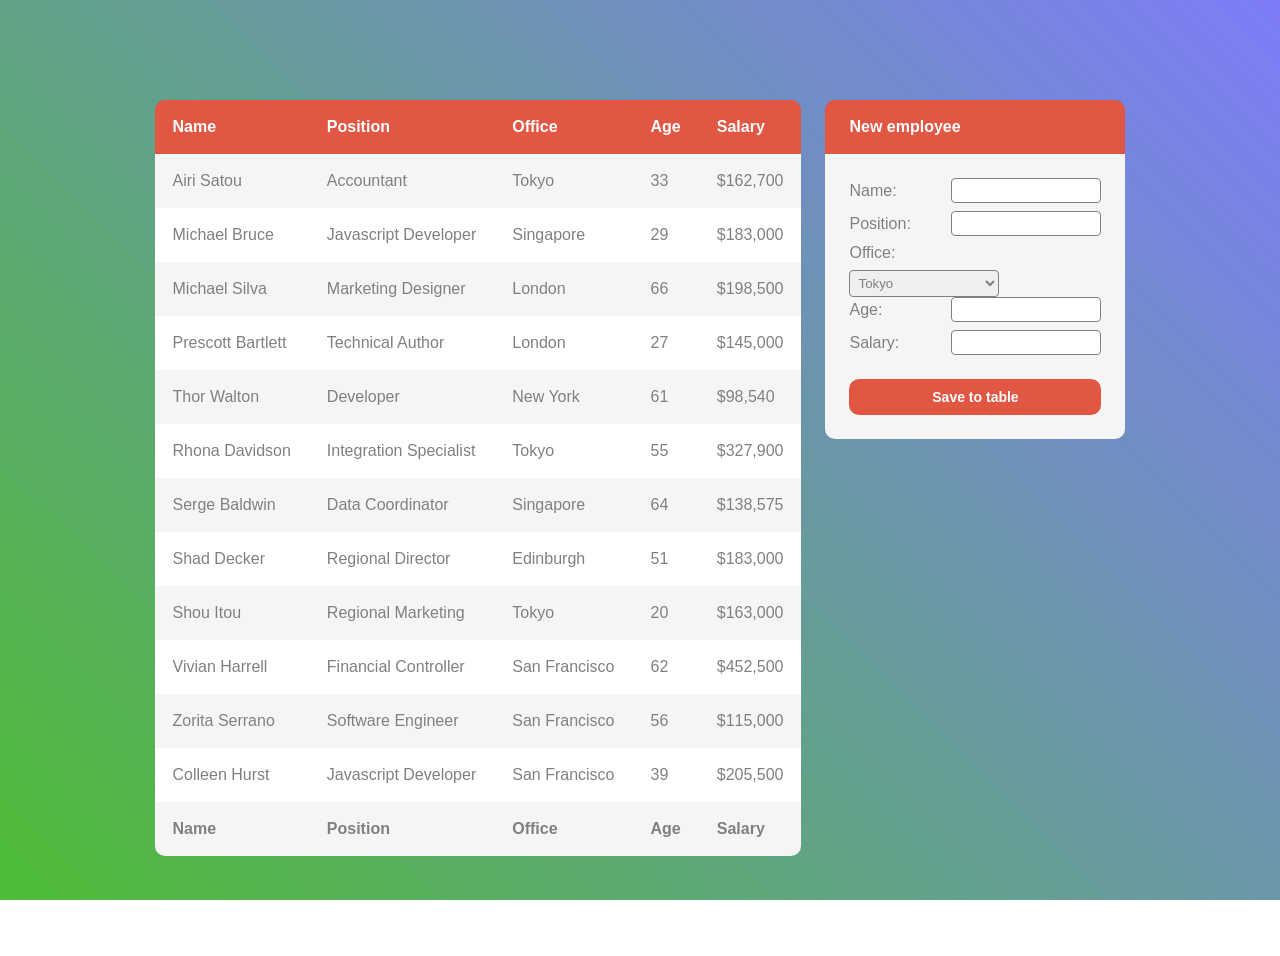
<file: index.html>
<!doctype html><html lang="en"><head><meta charset="utf-8"><meta name="viewport" content="width=device-width, initial-scale=1.0"><title>Employees</title><link rel="stylesheet" href="index.a8ee5b11.css"></head><body> <table> <thead> <tr> <th>Name</th> <th>Position</th> <th>Office</th> <th>Age</th> <th>Salary</th> </tr> </thead> <tbody> <tr> <td>Airi Satou</td> <td>Accountant</td> <td>Tokyo</td> <td>33</td> <td>$162,700</td> </tr> <tr> <td>Michael Bruce</td> <td>Javascript Developer</td> <td>Singapore</td> <td>29</td> <td>$183,000</td> </tr> <tr> <td>Michael Silva</td> <td>Marketing Designer</td> <td>London</td> <td>66</td> <td>$198,500</td> </tr> <tr> <td>Prescott Bartlett</td> <td>Technical Author</td> <td>London</td> <td>27</td> <td>$145,000</td> </tr> <tr> <td>Thor Walton</td> <td>Developer</td> <td>New York</td> <td>61</td> <td>$98,540</td> </tr> <tr> <td>Rhona Davidson</td> <td>Integration Specialist</td> <td>Tokyo</td> <td>55</td> <td>$327,900</td> </tr> <tr> <td>Serge Baldwin</td> <td>Data Coordinator</td> <td>Singapore</td> <td>64</td> <td>$138,575</td> </tr> <tr> <td>Shad Decker</td> <td>Regional Director</td> <td>Edinburgh</td> <td>51</td> <td>$183,000</td> </tr> <tr> <td>Shou Itou</td> <td>Regional Marketing</td> <td>Tokyo</td> <td>20</td> <td>$163,000</td> </tr> <tr> <td>Vivian Harrell</td> <td>Financial Controller</td> <td>San Francisco</td> <td>62</td> <td>$452,500</td> </tr> <tr> <td>Zorita Serrano</td> <td>Software Engineer</td> <td>San Francisco</td> <td>56</td> <td>$115,000</td> </tr> <tr> <td>Colleen Hurst</td> <td>Javascript Developer</td> <td>San Francisco</td> <td>39</td> <td>$205,500</td> </tr> </tbody> <tfoot> <tr> <th>Name</th> <th>Position</th> <th>Office</th> <th>Age</th> <th>Salary</th> </tr> </tfoot> </table> <form class="new-employee-form"> <label> Name: <input type="text" name="name" data-qa="name"> </label> <label> Position: <input type="text" name="position" data-qa="position"> </label> <label>Office:</label> <select name="office" data-qa="office"> <option value="Tokyo">Tokyo</option> <option value="Singapore">Singapore</option> <option value="London">London</option> <option value="New York">New York</option> <option value="Edinburgh">Edinburgh</option> <option value="San Francisco">San Francisco</option> </select> <label> Age: <input type="number" name="age" data-qa="age"> </label> <label> Salary: <input type="text" name="salary" data-qa="salary"> </label> <button type="submit" data-qa="add-button"> Save to table </button> </form> <div class="notification" data-qa="notification"></div> <script src="index.056db81d.js"></script> </body></html>
</file>
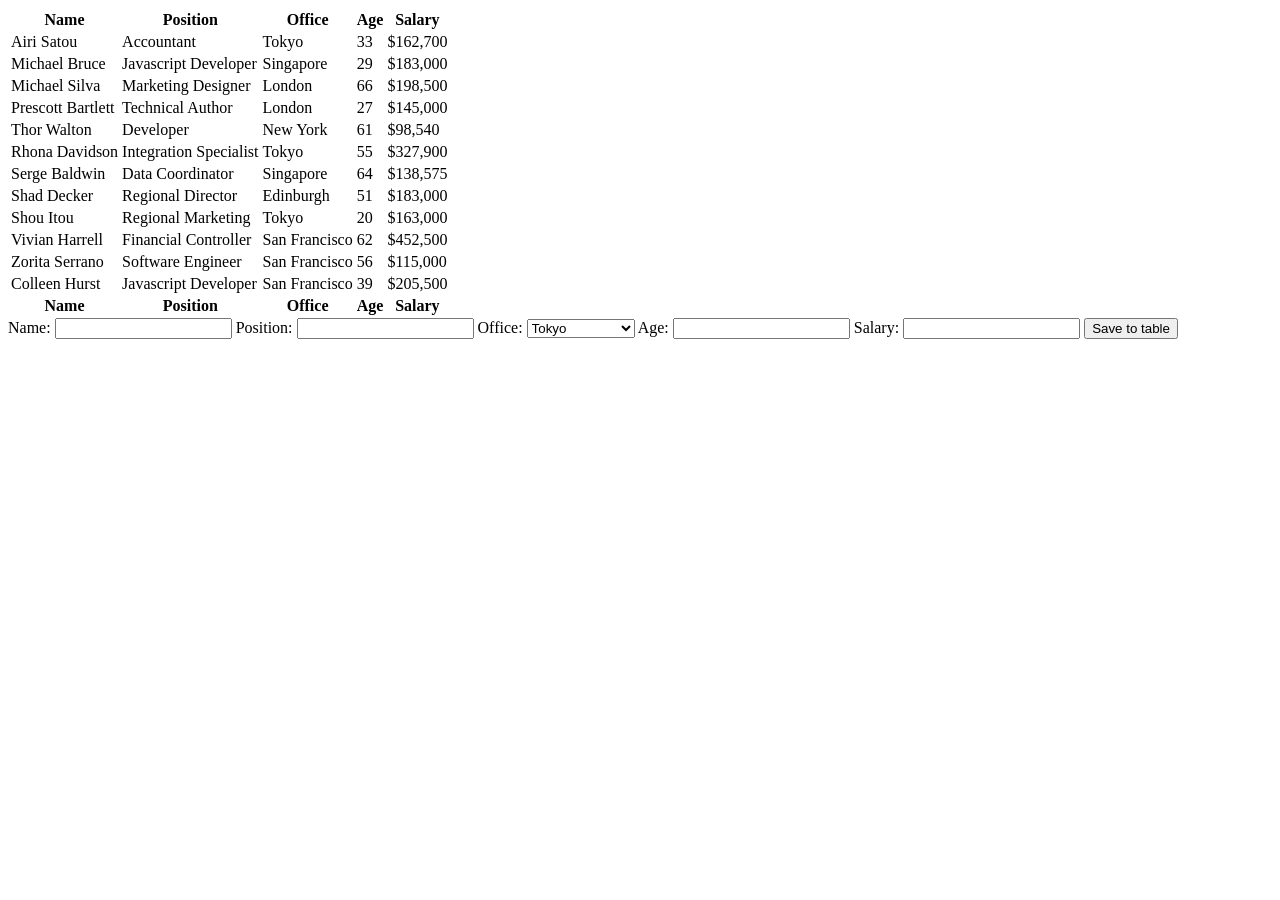
<file: src/index.html>
<!doctype html>
<html lang="en">
  <head>
    <meta charset="UTF-8" />
    <meta
      name="viewport"
      content="width=device-width, initial-scale=1.0"
    />
    <title>Employees</title>
    <link
      rel="stylesheet"
      href="./styles/main.scss"
    />
  </head>
  <body>
    <table>
      <thead>
        <tr>
          <th>Name</th>
          <th>Position</th>
          <th>Office</th>
          <th>Age</th>
          <th>Salary</th>
        </tr>
      </thead>
      <tbody>
        <tr>
          <td>Airi Satou</td>
          <td>Accountant</td>
          <td>Tokyo</td>
          <td>33</td>
          <td>$162,700</td>
        </tr>
        <tr>
          <td>Michael Bruce</td>
          <td>Javascript Developer</td>
          <td>Singapore</td>
          <td>29</td>
          <td>$183,000</td>
        </tr>
        <tr>
          <td>Michael Silva</td>
          <td>Marketing Designer</td>
          <td>London</td>
          <td>66</td>
          <td>$198,500</td>
        </tr>
        <tr>
          <td>Prescott Bartlett</td>
          <td>Technical Author</td>
          <td>London</td>
          <td>27</td>
          <td>$145,000</td>
        </tr>
        <tr>
          <td>Thor Walton</td>
          <td>Developer</td>
          <td>New York</td>
          <td>61</td>
          <td>$98,540</td>
        </tr>
        <tr>
          <td>Rhona Davidson</td>
          <td>Integration Specialist</td>
          <td>Tokyo</td>
          <td>55</td>
          <td>$327,900</td>
        </tr>
        <tr>
          <td>Serge Baldwin</td>
          <td>Data Coordinator</td>
          <td>Singapore</td>
          <td>64</td>
          <td>$138,575</td>
        </tr>
        <tr>
          <td>Shad Decker</td>
          <td>Regional Director</td>
          <td>Edinburgh</td>
          <td>51</td>
          <td>$183,000</td>
        </tr>
        <tr>
          <td>Shou Itou</td>
          <td>Regional Marketing</td>
          <td>Tokyo</td>
          <td>20</td>
          <td>$163,000</td>
        </tr>
        <tr>
          <td>Vivian Harrell</td>
          <td>Financial Controller</td>
          <td>San Francisco</td>
          <td>62</td>
          <td>$452,500</td>
        </tr>
        <tr>
          <td>Zorita Serrano</td>
          <td>Software Engineer</td>
          <td>San Francisco</td>
          <td>56</td>
          <td>$115,000</td>
        </tr>
        <tr>
          <td>Colleen Hurst</td>
          <td>Javascript Developer</td>
          <td>San Francisco</td>
          <td>39</td>
          <td>$205,500</td>
        </tr>
      </tbody>
      <tfoot>
        <tr>
          <th>Name</th>
          <th>Position</th>
          <th>Office</th>
          <th>Age</th>
          <th>Salary</th>
        </tr>
      </tfoot>
    </table>
    <form class="new-employee-form">
      <label>
        Name:
        <input
          type="text"
          name="name"
          data-qa="name"
        />
      </label>
      <label>
        Position:
        <input
          type="text"
          name="position"
          data-qa="position"
        />
      </label>
      <label>Office:
        <select
        name="office"
        data-qa="office"
      >
          <option value="Tokyo">Tokyo</option>
          <option value="Singapore">Singapore</option>
          <option value="London">London</option>
          <option value="New York">New York</option>
          <option value="Edinburgh">Edinburgh</option>
          <option value="San Francisco">San Francisco</option>
        </select>
      </label>
      <label>
        Age:
        <input
          type="number"
          name="age"
          data-qa="age"
        />
      </label>
      <label>
        Salary:
        <input
          type="number"
          name="salary"
          data-qa="salary"
        />
      </label>
      <button
        type="submit"
        data-qa="add-button"
      >
        Save to table
      </button>
    </form>
    <div
      class="notification"
      data-qa="notification"
    ></div>
    <script src="scripts/main.js"></script>
  </body>
</html>
</file>
<file: index.a8ee5b11.css>
body{box-sizing:border-box;background-image:linear-gradient(45deg,#4ebd36,#7e7cf9);background-attachment:fixed;-ms-flex-pack:center;justify-content:center;-ms-flex-align:center;align-items:center;min-height:100vh;margin:0;padding:100px;font-family:Roboto,sans-serif;display:-ms-flexbox;display:flex}table{border-collapse:collapse;min-width:600px;max-width:1000px}tr{color:gray;background:#fff}tr:nth-child(odd){background:#f5f5f5}thead tr:first-child{color:#fff;background:#e25644}tfoot tr:first-child{background:#f5f5f5}td,th{text-align:left;padding:18px}thead th:hover{color:#fff400;cursor:pointer}thead tr th:first-child{border-top-left-radius:10px}thead tr th:last-child{border-top-right-radius:10px}tfoot tr th:first-child{border-bottom-left-radius:10px}tfoot tr th:last-child{border-bottom-right-radius:10px}tbody tr:hover{color:#585858;cursor:pointer;background:#f5f5f5}tr.active,tr.active:hover{color:#585858;background:#cbcbcb}.new-employee-form{color:gray;box-sizing:border-box;background:#f5f5f5;border-top:54px solid #e25644;border-radius:10px;-ms-flex-direction:column;flex-direction:column;-ms-flex-item-align:start;align-self:flex-start;width:300px;margin-left:24px;padding:24px;display:-ms-flexbox;display:flex;position:relative}.new-employee-form:before{content:"New employee";color:#fff;font-size:16px;font-weight:700;position:absolute;top:-36px}.new-employee-form input,.new-employee-form select{box-sizing:border-box;color:gray;border:1px solid gray;border-radius:4px;outline-color:gray;width:150px;padding:4px}.new-employee-form label{-ms-flex-pack:justify;justify-content:space-between;-ms-flex-align:center;align-items:center;width:100%;margin-bottom:8px;display:-ms-flexbox;display:flex}.new-employee-form button{box-sizing:border-box;color:#fff;cursor:pointer;background:#e25644;border:2px solid transparent;border-radius:10px;margin-top:16px;padding:8px 0;font-family:Roboto,sans-serif;font-size:14px;font-weight:700;transition:color .25s,background .25s,border .25s}.new-employee-form button:hover{color:#e25644;background:#fff;border:2px solid #e25644}.cell-input{color:gray;background:0 0;border:none;outline:none;padding:0;font-size:16px}.notification{box-sizing:border-box;background:rgba(132,132,132,.3);border-radius:10px;width:300px;min-height:100px;padding:0 16px;display:none;position:absolute;top:10px;right:10px}.notification .title{font-size:20px;font-weight:900;display:block}.notification.warning{background:rgba(255,212,39,.3)}.notification.success{background:rgba(10,189,0,.3)}.notification.error{background:rgba(253,0,0,.3)}
/*# sourceMappingURL=index.a8ee5b11.css.map */
</file>
